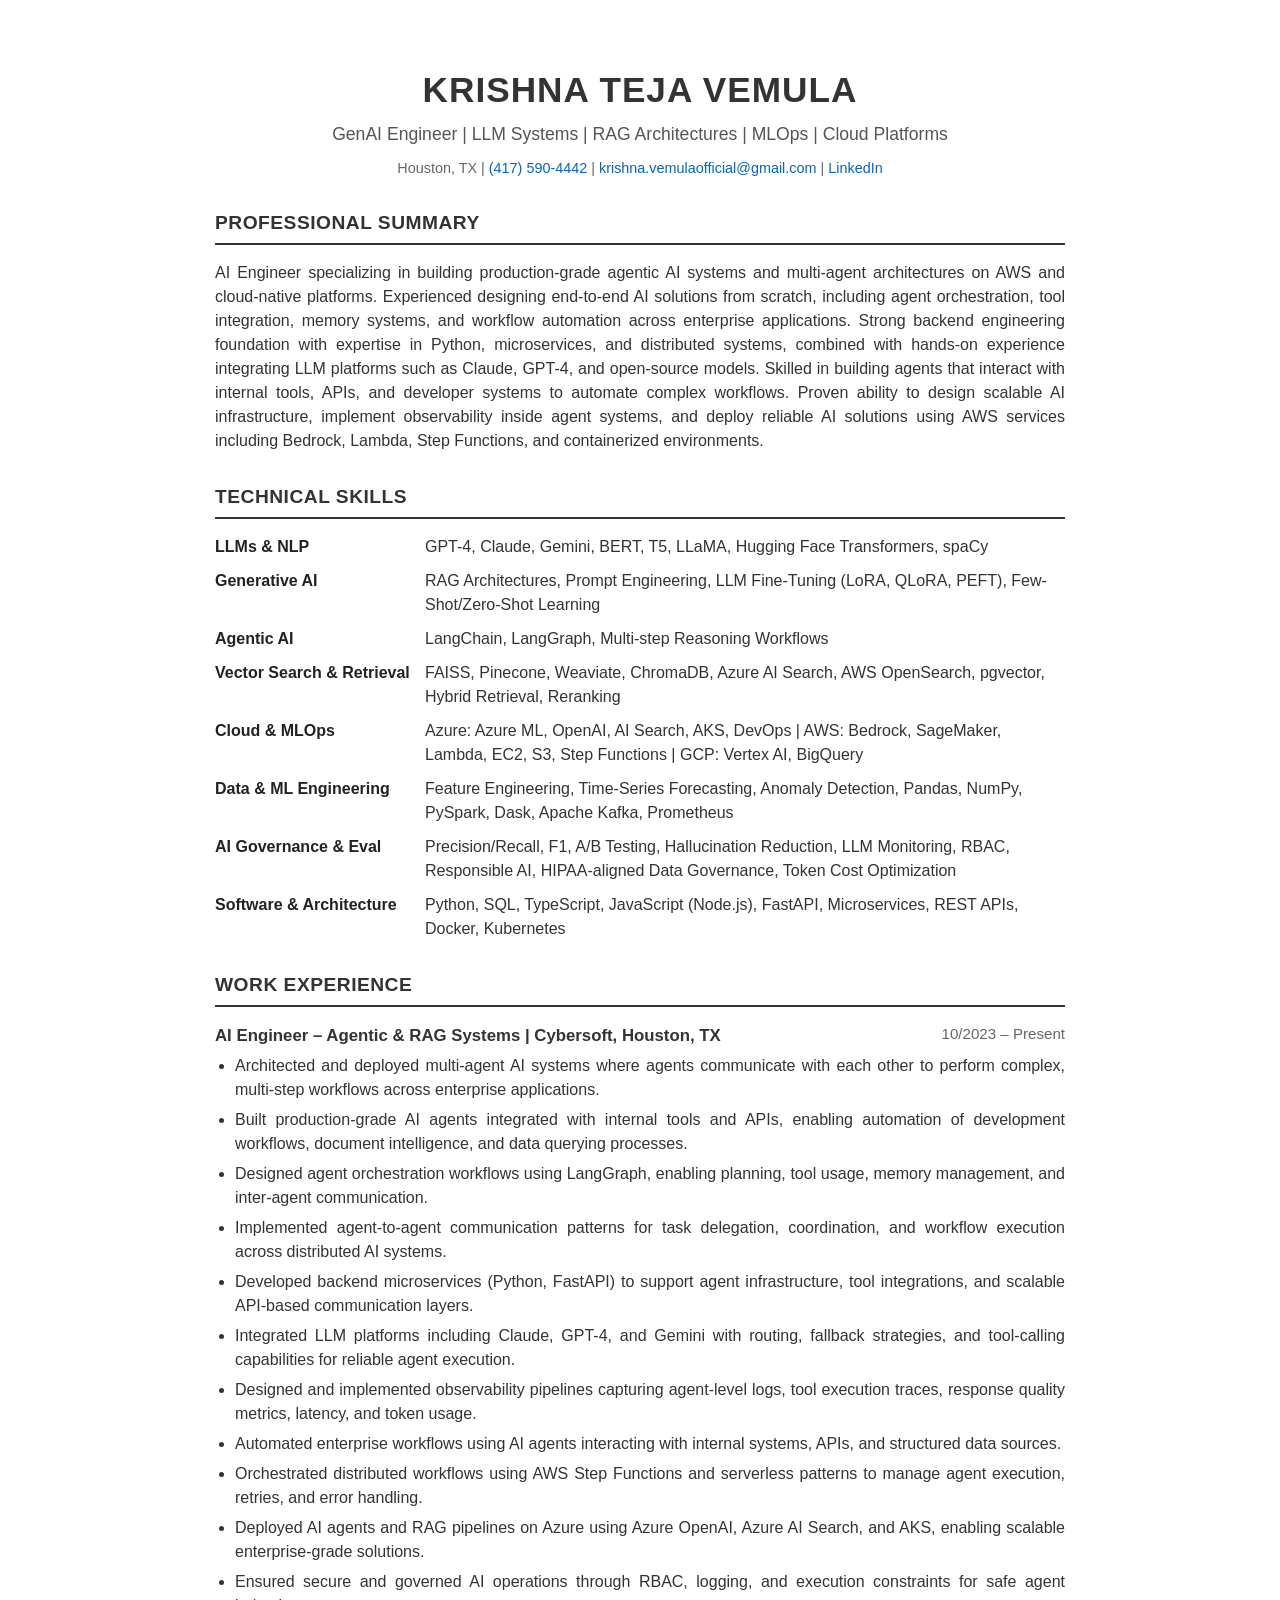
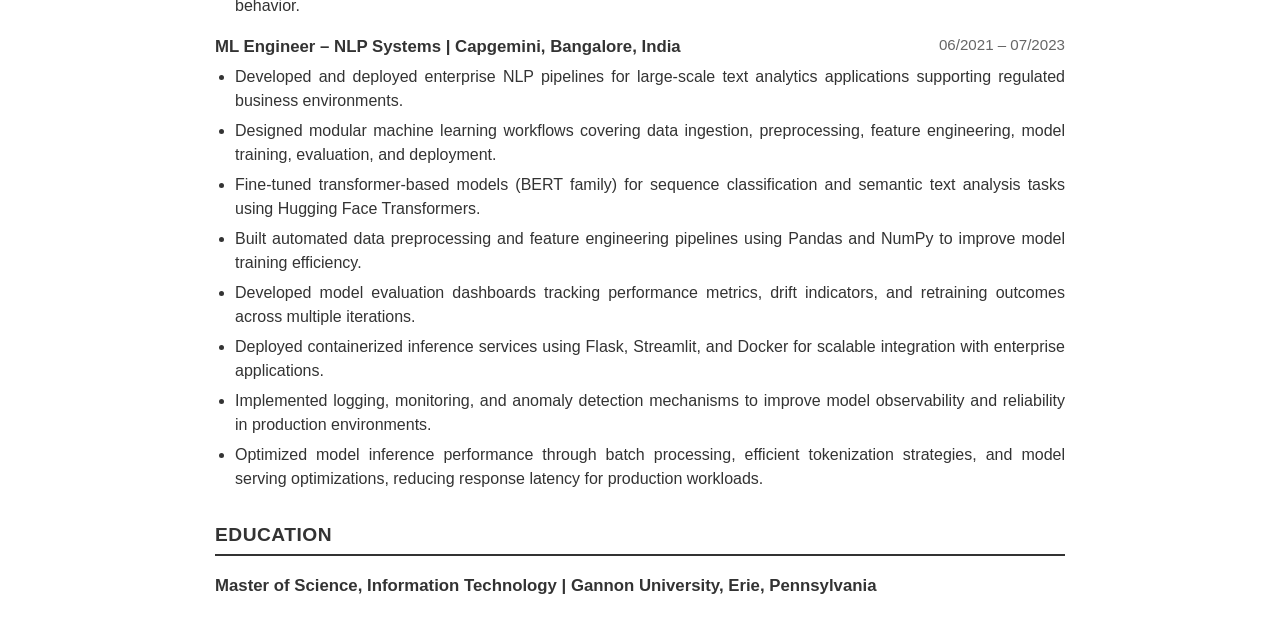
<file: resume.html>
<!DOCTYPE html>
<html lang="en">
<head>
    <meta charset="UTF-8">
    <meta name="viewport" content="width=device-width, initial-scale=1.0">
    <title>Krishna Teja Vemula - Resume</title>
    <style>
        body {
            font-family: -apple-system, BlinkMacSystemFont, "Segoe UI", Roboto, Helvetica, Arial, sans-serif;
            line-height: 1.5;
            color: #333;
            max-width: 850px;
            margin: 0 auto;
            padding: 40px;
            background-color: #fff;
        }
        h1 {
            text-align: center;
            font-size: 2.2em;
            margin-bottom: 5px;
            letter-spacing: 1px;
            text-transform: uppercase;
        }
        .subtitle {
            text-align: center;
            font-weight: 500;
            color: #555;
            margin-bottom: 10px;
            font-size: 1.1em;
        }
        .contact {
            text-align: center;
            font-size: 0.9em;
            color: #666;
            margin-bottom: 30px;
        }
        .contact a {
            color: #0066cc;
            text-decoration: none;
        }
        h2 {
            border-bottom: 2px solid #333;
            padding-bottom: 5px;
            margin-top: 30px;
            font-size: 1.2em;
            text-transform: uppercase;
            letter-spacing: 0.5px;
        }
        h3 {
            font-size: 1.05em;
            margin-bottom: 5px;
            display: flex;
            justify-content: space-between;
        }
        .date, .location {
            font-weight: normal;
            color: #666;
            font-size: 0.9em;
        }
        p {
            margin: 5px 0 10px 0;
            text-align: justify;
        }
        ul {
            margin: 0 0 15px 0;
            padding-left: 20px;
        }
        li {
            margin-bottom: 6px;
            text-align: justify;
        }
        .skills-grid {
            display: grid;
            grid-template-columns: 200px 1fr;
            gap: 10px;
            margin-bottom: 15px;
        }
        .skill-category {
            font-weight: 600;
            color: #222;
        }
        @media print {
            body { padding: 0; }
            a { text-decoration: none; color: black; }
        }
    </style>
</head>
<body>

    <h1>KRISHNA TEJA VEMULA</h1>
    <div class="subtitle">GenAI Engineer | LLM Systems | RAG Architectures | MLOps | Cloud Platforms</div>
    <div class="contact">
        Houston, TX | <a href="tel:+14175904442">(417) 590-4442</a> | 
        <a href="mailto:krishna.vemulaofficial@gmail.com">krishna.vemulaofficial@gmail.com</a> | 
        <a href="https://www.linkedin.com/in/krishnateja2/" target="_blank">LinkedIn</a>
    </div>

    <h2>PROFESSIONAL SUMMARY</h2>
    <p>AI Engineer specializing in building production-grade agentic AI systems and multi-agent architectures on AWS and cloud-native platforms. Experienced designing end-to-end AI solutions from scratch, including agent orchestration, tool integration, memory systems, and workflow automation across enterprise applications. Strong backend engineering foundation with expertise in Python, microservices, and distributed systems, combined with hands-on experience integrating LLM platforms such as Claude, GPT-4, and open-source models. Skilled in building agents that interact with internal tools, APIs, and developer systems to automate complex workflows. Proven ability to design scalable AI infrastructure, implement observability inside agent systems, and deploy reliable AI solutions using AWS services including Bedrock, Lambda, Step Functions, and containerized environments.</p>

    <h2>TECHNICAL SKILLS</h2>
    <div class="skills-grid">
        <div class="skill-category">LLMs & NLP</div>
        <div>GPT-4, Claude, Gemini, BERT, T5, LLaMA, Hugging Face Transformers, spaCy</div>

        <div class="skill-category">Generative AI</div>
        <div>RAG Architectures, Prompt Engineering, LLM Fine-Tuning (LoRA, QLoRA, PEFT), Few-Shot/Zero-Shot Learning</div>

        <div class="skill-category">Agentic AI</div>
        <div>LangChain, LangGraph, Multi-step Reasoning Workflows</div>

        <div class="skill-category">Vector Search & Retrieval</div>
        <div>FAISS, Pinecone, Weaviate, ChromaDB, Azure AI Search, AWS OpenSearch, pgvector, Hybrid Retrieval, Reranking</div>

        <div class="skill-category">Cloud & MLOps</div>
        <div>Azure: Azure ML, OpenAI, AI Search, AKS, DevOps | AWS: Bedrock, SageMaker, Lambda, EC2, S3, Step Functions | GCP: Vertex AI, BigQuery</div>

        <div class="skill-category">Data & ML Engineering</div>
        <div>Feature Engineering, Time-Series Forecasting, Anomaly Detection, Pandas, NumPy, PySpark, Dask, Apache Kafka, Prometheus</div>

        <div class="skill-category">AI Governance & Eval</div>
        <div>Precision/Recall, F1, A/B Testing, Hallucination Reduction, LLM Monitoring, RBAC, Responsible AI, HIPAA-aligned Data Governance, Token Cost Optimization</div>

        <div class="skill-category">Software & Architecture</div>
        <div>Python, SQL, TypeScript, JavaScript (Node.js), FastAPI, Microservices, REST APIs, Docker, Kubernetes</div>
    </div>

    <h2>WORK EXPERIENCE</h2>

    <h3>
        <span><strong>AI Engineer – Agentic & RAG Systems</strong> | Cybersoft, Houston, TX</span>
        <span class="date">10/2023 – Present</span>
    </h3>
    <ul>
        <li>Architected and deployed multi-agent AI systems where agents communicate with each other to perform complex, multi-step workflows across enterprise applications.</li>
        <li>Built production-grade AI agents integrated with internal tools and APIs, enabling automation of development workflows, document intelligence, and data querying processes.</li>
        <li>Designed agent orchestration workflows using LangGraph, enabling planning, tool usage, memory management, and inter-agent communication.</li>
        <li>Implemented agent-to-agent communication patterns for task delegation, coordination, and workflow execution across distributed AI systems.</li>
        <li>Developed backend microservices (Python, FastAPI) to support agent infrastructure, tool integrations, and scalable API-based communication layers.</li>
        <li>Integrated LLM platforms including Claude, GPT-4, and Gemini with routing, fallback strategies, and tool-calling capabilities for reliable agent execution.</li>
        <li>Designed and implemented observability pipelines capturing agent-level logs, tool execution traces, response quality metrics, latency, and token usage.</li>
        <li>Automated enterprise workflows using AI agents interacting with internal systems, APIs, and structured data sources.</li>
        <li>Orchestrated distributed workflows using AWS Step Functions and serverless patterns to manage agent execution, retries, and error handling.</li>
        <li>Deployed AI agents and RAG pipelines on Azure using Azure OpenAI, Azure AI Search, and AKS, enabling scalable enterprise-grade solutions.</li>
        <li>Ensured secure and governed AI operations through RBAC, logging, and execution constraints for safe agent behavior.</li>
    </ul>

    <h3>
        <span><strong>ML Engineer – NLP Systems</strong> | Capgemini, Bangalore, India</span>
        <span class="date">06/2021 – 07/2023</span>
    </h3>
    <ul>
        <li>Developed and deployed enterprise NLP pipelines for large-scale text analytics applications supporting regulated business environments.</li>
        <li>Designed modular machine learning workflows covering data ingestion, preprocessing, feature engineering, model training, evaluation, and deployment.</li>
        <li>Fine-tuned transformer-based models (BERT family) for sequence classification and semantic text analysis tasks using Hugging Face Transformers.</li>
        <li>Built automated data preprocessing and feature engineering pipelines using Pandas and NumPy to improve model training efficiency.</li>
        <li>Developed model evaluation dashboards tracking performance metrics, drift indicators, and retraining outcomes across multiple iterations.</li>
        <li>Deployed containerized inference services using Flask, Streamlit, and Docker for scalable integration with enterprise applications.</li>
        <li>Implemented logging, monitoring, and anomaly detection mechanisms to improve model observability and reliability in production environments.</li>
        <li>Optimized model inference performance through batch processing, efficient tokenization strategies, and model serving optimizations, reducing response latency for production workloads.</li>
    </ul>

    <h2>EDUCATION</h2>
    <h3>
        <span><strong>Master of Science, Information Technology</strong> | Gannon University, Erie, Pennsylvania</span>
    </h3>

</body>
</html>
</file>
